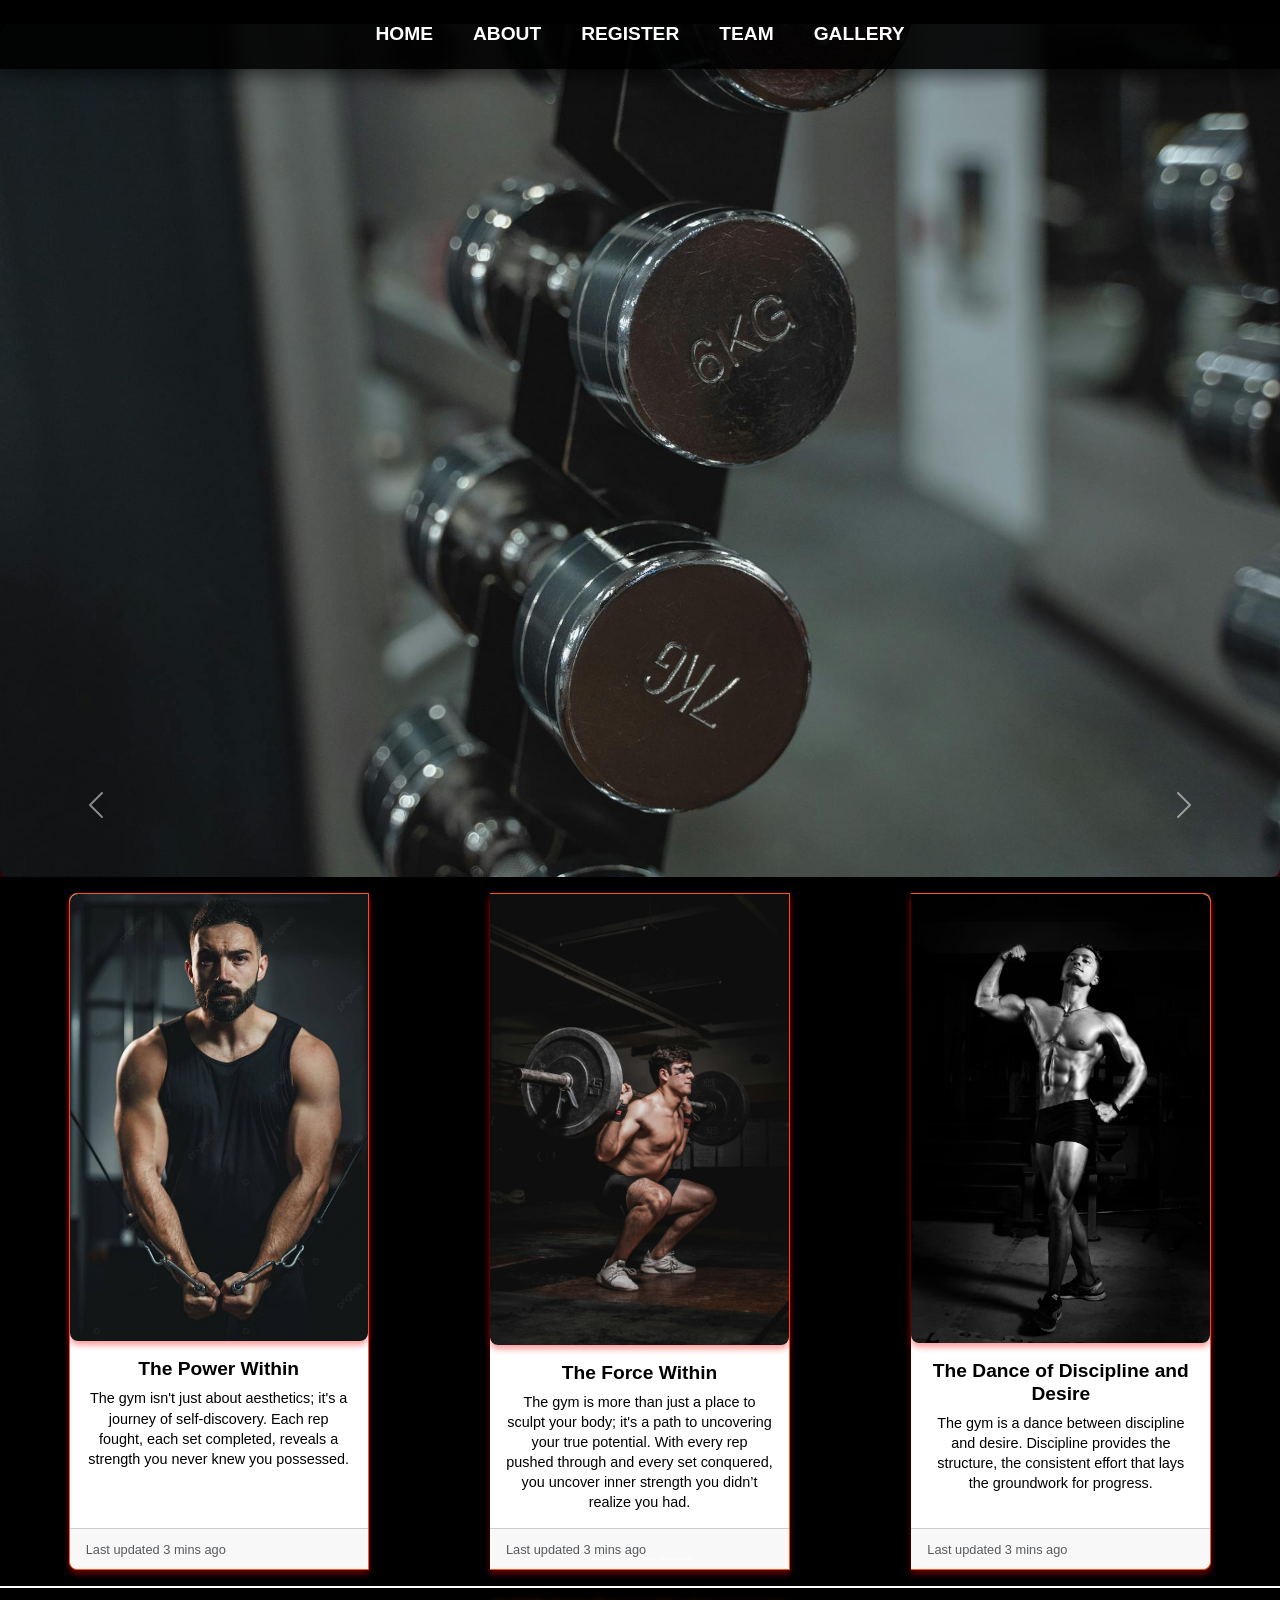
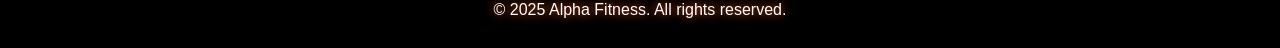
<file: font.html>
<!doctype html>
<html lang="en">
<head>
  <meta charset="utf-8">
  <meta name="viewport" content="width=device-width, initial-scale=1">
  <title>Bootstrap Demo</title>
  <link href="https://cdn.jsdelivr.net/npm/bootstrap@5.3.3/dist/css/bootstrap.min.css" rel="stylesheet" integrity="sha384-QWTKZyjpPEjISv5WaRU9OFeRpok6YctnYmDr5pNlyT2bRjXh0JMhjY6hW+ALEwIH" crossorigin="anonymous">
  <link rel="stylesheet" href="styles.css">
  <style>
 
    @keyframes fadeIn {
      from {
        opacity: 0;
      }
      to {
        opacity: 1;
      }
    }

    @keyframes slideUp {
      from {
        transform: translateY(20px);
        opacity: 0;
      }
      to {
        transform: translateY(0);
        opacity: 1;
      }
    }


    .carousel-item img {
      animation: fadeIn 1.5s ease-in-out;
    }

    .card-group {
      animation: fadeIn 1.5s ease-in-out;
    }

    .card {
      animation: slideUp 1.2s ease-in-out;
    }

    footer {
      animation: fadeIn 1.5s ease-in-out;
    }
  </style>
</head>
<body>
<nav>
  <ul>
    <li><a href="home.html">Home</a></li>
    <li><a href="us.html">About</a></li>
    <li><a href="index3.html">Register</a></li>
    <li><a href="jr.html">Team</a></li>
    <li><a href="font.html">Gallery</a></li>
  </ul>
</nav>

<div id="carouselExampleCaptions" class="carousel slide mt-4">
  <div class="carousel-indicators">
    <button type="button" data-bs-target="#carouselExampleCaptions" data-bs-slide-to="0" class="active" aria-current="true" aria-label="Slide 1"></button>
    <button type="button" data-bs-target="#carouselExampleCaptions" data-bs-slide-to="1" aria-label="Slide 2"></button>
    <button type="button" data-bs-target="#carouselExampleCaptions" data-bs-slide-to="2" aria-label="Slide 3"></button>
  </div>
  <div class="carousel-inner">
    <div class="carousel-item active">
      <img src="background10.jpg" class="d-block w-100" alt="A gym environment with modern equipment">
      
    </div>
    <div class="carousel-item">
      <img src="background11.jpg" class="d-block w-100" alt="A cardio training area">
      
    </div>
    <div class="carousel-item">
      <img src="background12.jpg" class="d-block w-100" alt="Group workout session">
      
    </div>
  </div>
  <div class="card-group">
    <div class="card">
      <img src="background13.jpg" class="card-img-top" alt="...">
      <div class="card-body">
        <h5 class="card-title">The Power Within</h5>
        <p class="card-text">The gym isn't just about aesthetics; it's a journey of self-discovery. Each rep fought, each set completed, reveals a strength you never knew you possessed.</p>
      </div>
      <div class="card-footer">
        <small class="text-body-secondary">Last updated 3 mins ago</small>
      </div>
    </div>
    <div class="card">
      <img src="background15.jpg" class="card-img-top" alt="...">
      <div class="card-body">
        <h5 class="card-title">The Force Within</h5>
        <p class="card-text">The gym is more than just a place to sculpt your body; it's a path to uncovering your true potential. With every rep pushed through and every set conquered, you uncover inner strength you didn’t realize you had.</p>
      </div>
      <div class="card-footer">
        <small class="text-body-secondary">Last updated 3 mins ago</small>
      </div>
    </div>
    <div class="card">
      <img src="background14.jpg" class="card-img-top" alt="...">
      <div class="card-body">
        <h5 class="card-title">The Dance of Discipline and Desire</h5>
        <p class="card-text">The gym is a dance between discipline and desire. Discipline provides the structure, the consistent effort that lays the groundwork for progress.</p>
      </div>
      <div class="card-footer">
        <small class="text-body-secondary">Last updated 3 mins ago</small>
      </div>
    </div>
  </div>

  <button class="carousel-control-prev" type="button" data-bs-target="#carouselExampleCaptions" data-bs-slide="prev">
    <span class="carousel-control-prev-icon" aria-hidden="true"></span>
    <span class="visually-hidden">Previous</span>
  </button>
  <button class="carousel-control-next" type="button" data-bs-target="#carouselExampleCaptions" data-bs-slide="next">
    <span class="carousel-control-next-icon" aria-hidden="true"></span>
    <span class="visually-hidden">Next</span>
  </button>
</div>

<footer>
  <p>&copy; 2025 Alpha Fitness. All rights reserved.</p>
</footer>
<script src="https://cdn.jsdelivr.net/npm/bootstrap@5.3.3/dist/js/bootstrap.bundle.min.js" integrity="sha384-YvpcrYf0tY3lHB60NNkmXc5s9fDVZLESaAA55NDzOxhy9GkcIdslK1eN7N6jIeHz" crossorigin="anonymous"></script>
</body>
</html>
</file>
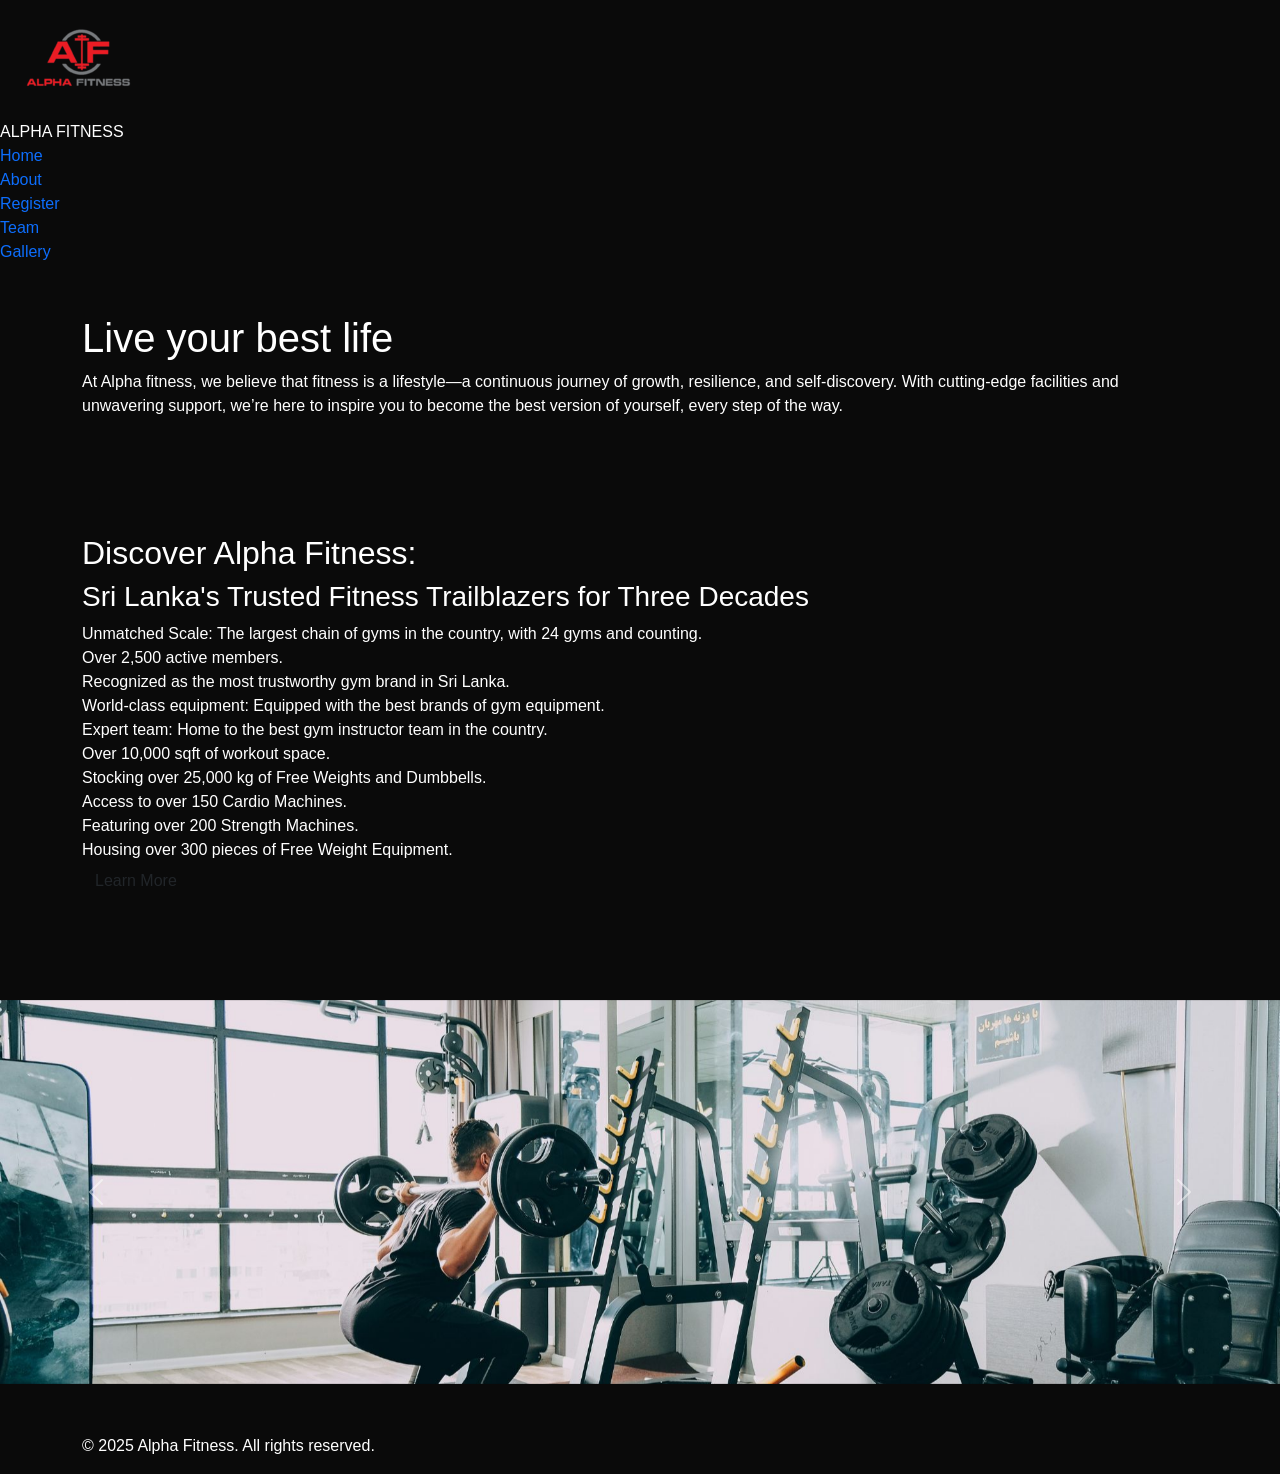
<file: home.html>
<!DOCTYPE html>
<html lang="en">
<head>
  <meta charset="UTF-8">
  <meta name="viewport" content="width=device-width, initial-scale=1.0">
  <title>Alpha Fitness</title>
  <link rel="stylesheet" href="https://cdn.jsdelivr.net/npm/bootstrap@5.3.2/dist/css/bootstrap.min.css"> 
  <link rel="stylesheet" href="style.css"> 
</head>
<body>

  <header>
    <div class="logo">
      <img src="logo.png" alt="Power World Gyms Logo">
    </div>
    <div class="brand-name">ALPHA FITNESS</div>
    <nav>
      <ul>
        <li><a href="home.html">Home</a></li>
        <li><a href="us.html">About</a></li>
        <li><a href="index3.html">Register</a></li>
        <li><a href="jr.html">Team</a></li>
        <li><a href="font.html">Gallery</a></li>
      </ul>
    </nav>
  </header>

  <script type="text/javascript">
    window.addEventListener("scroll", function(){
      var header = document.querySelector("header");
      header.classList.toggle("sticky", window.scrollY % 0); 
    })
  </script>

  <section class="hero">
    <div class="container">
      <h1>Live your best life</h1>
      <p>At Alpha fitness, we believe that fitness is a lifestyle—a continuous journey of growth, resilience, and self-discovery. With cutting-edge facilities and unwavering support, we’re here to inspire you to become the best version of yourself, every step of the way.</p>
    </div>
  </section>

  <section class="about">
    <div class="container">
      <h2>Discover Alpha Fitness:</h2>
      <h3>Sri Lanka's Trusted Fitness Trailblazers for Three Decades</h3>
      <ul>
        <li>Unmatched Scale: The largest chain of gyms in the country, with 24 gyms and counting.</li>
        <li>Over 2,500 active members.</li>
        <li>Recognized as the most trustworthy gym brand in Sri Lanka.</li>
        <li>World-class equipment: Equipped with the best brands of gym equipment.</li>
        <li>Expert team: Home to the best gym instructor team in the country.</li>
        <li>Over 10,000 sqft of workout space.</li>
        <li>Stocking over 25,000 kg of Free Weights and Dumbbells.</li>
        <li>Access to over 150 Cardio Machines.</li>
        <li>Featuring over 200 Strength Machines.</li>
        <li>Housing over 300 pieces of Free Weight Equipment.</li>
      </ul>
      <a href="#" class="btn">Learn More</a>
    </div>
  </section>

  <section class="gym-interior">
    <div id="carouselExample" class="carousel slide">
      <div class="carousel-inner">
        <div class="carousel-item active">
          <img src="gym-interior1.jpg" class="d-block w-100" alt="Gym Interior 1">
        </div>
        <div class="carousel-item">
          <img src="gym-interior2.jpg" class="d-block w-100" alt="Gym Interior 2">
        </div>
        <div class="carousel-item">
          <img src="gym-interior3.jpg" class="d-block w-100" alt="Gym Interior 3">
        </div>
      </div>
      <button class="carousel-control-prev" type="button" data-bs-target="#carouselExample" data-bs-slide="prev">
        <span class="carousel-control-prev-icon" aria-hidden="true"></span>
        <span class="visually-hidden">Previous</span>
      </button>
      <button class="carousel-control-next" type="button" data-bs-target="#carouselExample" data-bs-slide="next">
        <span class="carousel-control-next-icon" aria-hidden="true"></span>
        <span class="visually-hidden">Next</span>
      </button>
    </div>
  </section>

  <footer>
    <div class="container">
      <p>&copy; 2025 Alpha Fitness. All rights reserved.</p>
    </div>
  </footer>

  <script src="https://cdn.jsdelivr.net/npm/bootstrap@5.3.2/dist/js/bootstrap.bundle.min.js"></script>

</body>
</html>
</file>
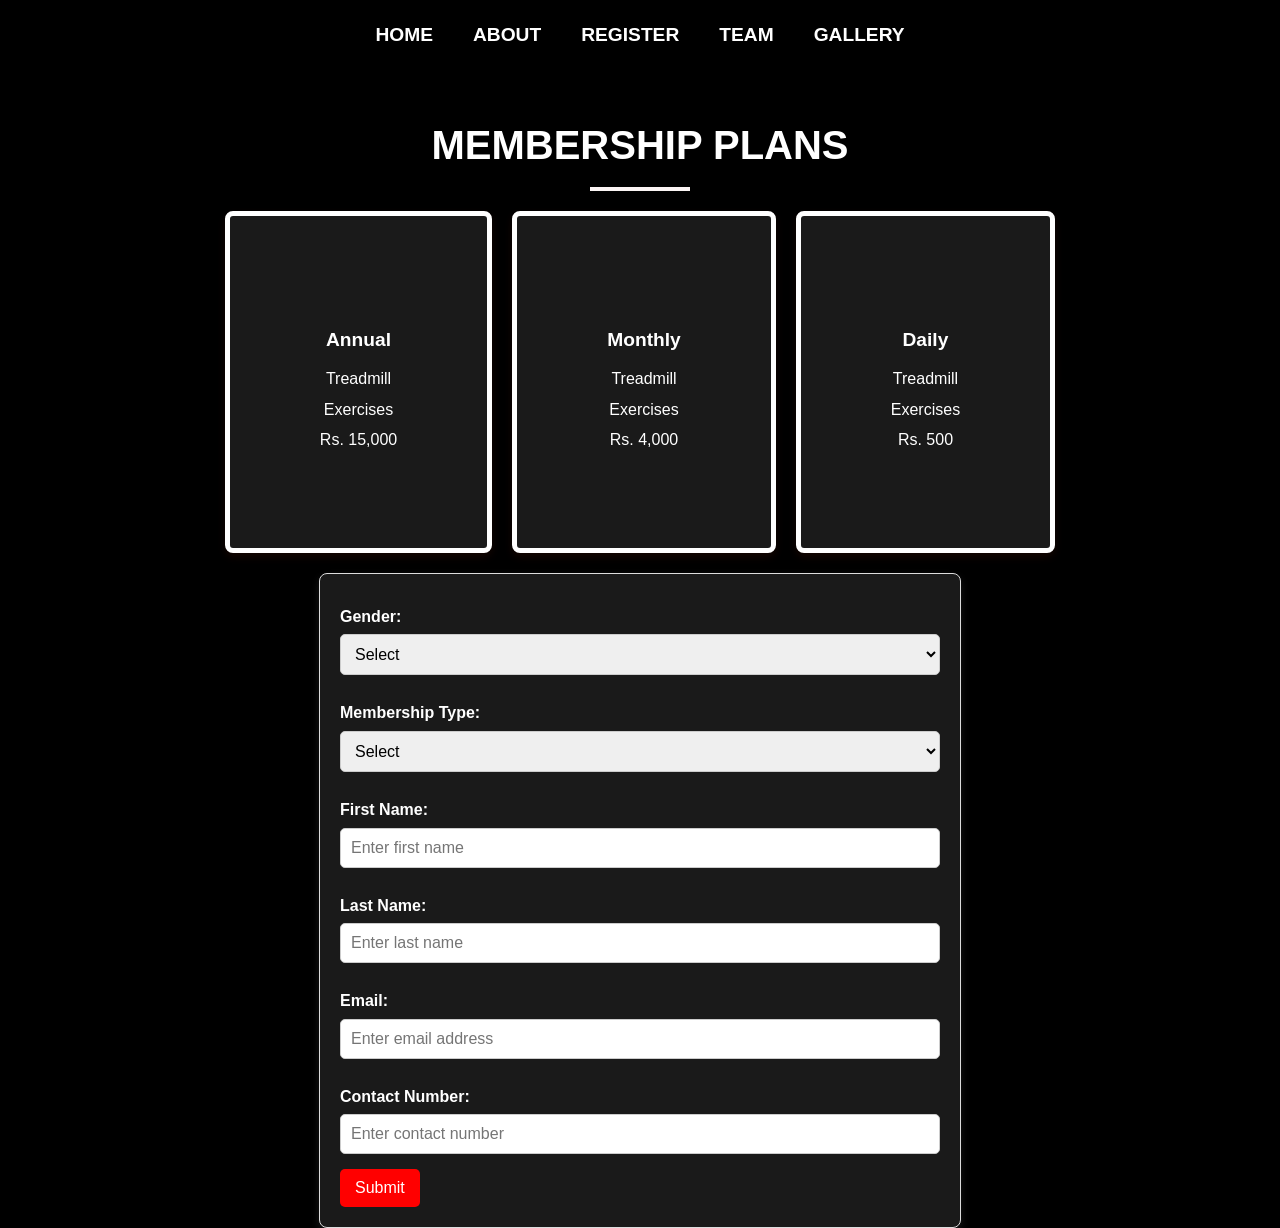
<file: index3.html>
<!DOCTYPE html>
<html lang="en">
<head>
    <meta charset="UTF-8">
    <meta name="viewport" content="width=device-width, initial-scale=1.0">
    <title>Membership Registration</title>
    <link rel="stylesheet" href="gym45.css">
</head>
<body>
    
    <nav>
        <ul>
            <li><a href="home.html">Home</a></li>
            <li><a href="us.html">About</a></li>
            <li><a href="index3.html">Register</a></li>
            <li><a href="jr.html">Team</a></li>
            <li><a href="font.html">Gallery</a></li>
        </ul>
    </nav>

    <div class="content">
        <h2>Membership Plans</h2>
        <div class="membership-options">
            <div class="membership-card">
                <h3>Annual</h3>
                <p>Treadmill</p>
                <p>Exercises</p>
                <p>Rs. 15,000</p>
            </div>
            <div class="membership-card">
                <h3>Monthly</h3>
                <p>Treadmill</p>
                <p>Exercises</p>
                <p>Rs. 4,000</p>
            </div>
            <div class="membership-card">
                <h3>Daily</h3>
                <p>Treadmill</p>
                <p>Exercises</p>
                <p>Rs. 500</p>
            </div>
        </div>

        <form action="submit_form.php" method="POST">
            <label for="gender">Gender:</label>
            <select id="gender" name="gender" required>
                <option value="">Select</option>
                <option value="male">Male</option>
                <option value="female">Female</option>
                <option value="other">Other</option>
            </select>

            <label for="member">Membership Type:</label>
            <select id="member" name="member" required>
                <option value="">Select</option>
                <option value="annual">Annual</option>
                <option value="monthly">Monthly</option>
                <option value="daily">Daily</option>
            </select>

            <label for="fname">First Name:</label>
            <input type="text" id="fname" name="fname" placeholder="Enter first name" required pattern="[a-zA-Z]+" title="Only letters are allowed.">

            <label for="lname">Last Name:</label>
            <input type="text" id="lname" name="lname" placeholder="Enter last name" required pattern="[a-zA-Z]+" title="Only letters are allowed.">

            <label for="email">Email:</label>
            <input type="email" id="email" name="email" placeholder="Enter email address" required>

            <label for="contact">Contact Number:</label>
            <input type="tel" id="contact" name="contact" placeholder="Enter contact number" required pattern="[0-9]{10}" title="Contact number must be 10 digits.">

            <button type="submit">Submit</button>
        </form>
    </div>
</body>
</html>
</file>
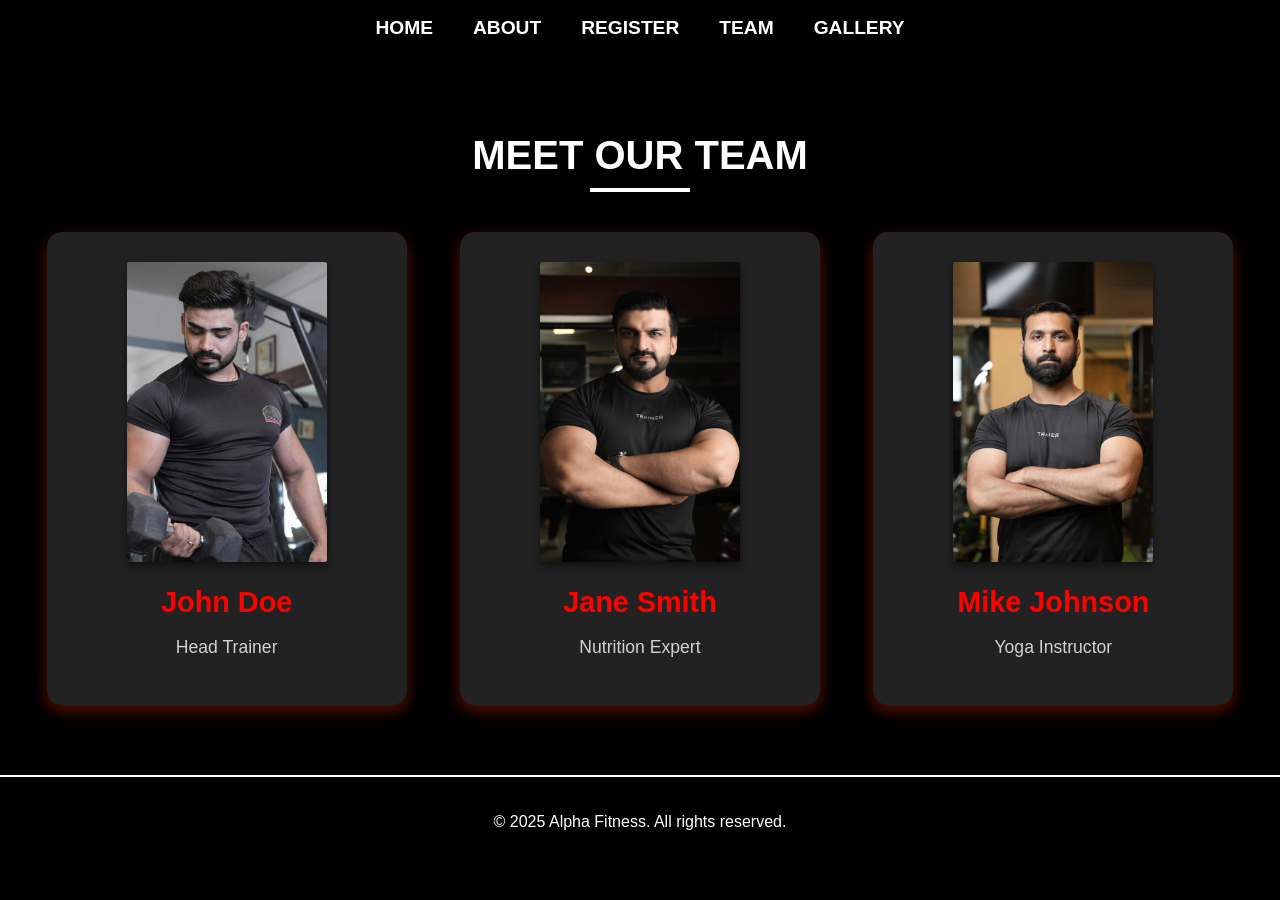
<file: jr.html>
<!DOCTYPE html>
<html lang="en">

<head>
    <meta charset="UTF-8">
    <meta name="viewport" content="width=device-width, initial-scale=1.0">
    <title>Alpha Fitness - About Us</title>
    <style>
        body {
            font-family: 'Montserrat', sans-serif;
            margin: 0;
            padding: 0;
            background-color: #000;
            color: #fff;
            overflow-x: hidden;
        }

        header {
            position: fixed;
            width: 100%;
            top: -5px;
            left: 0;
            background-color: #000;
            z-index: 1000;
            animation: slideDown 1s ease-out;
            padding: 10px 0; /* Reduced padding */
            display: flex;
            justify-content: space-between;
            align-items: center;
            /* Removed border-bottom */
        }

        nav {
            background: rgba(0, 0, 0, 0.9);
            padding: 15px 0;
            text-align: center;
            position: fixed;
            width: 100%;
            top: 0;
            left: 0;
            box-shadow: 0 4px 20px rgba(0, 0, 0, 0.7);
            z-index: 1000;
            /* Added margin-top */
            margin-top: 2px; 
        }

        nav ul {
            list-style: none;
            margin: 0;
            padding: 0;
            display: flex;
            justify-content: center;
            gap: 40px;
        }

        nav ul li {
            display: inline;
        }

        nav ul li a {
            text-decoration: none;
            color: #fff;
            font-size: 1.2em;
            font-weight: 600;
            text-transform: uppercase;
            transition: all 0.4s ease-in-out;
        }

        nav ul li a:hover {
            color: #000;
            background: #fff;
            border-radius: 5px;
            transform: scale(1.1);
            padding: 5px 10px;
        }

        .team-section {
            padding: 100px 20px 50px;
            text-align: center;
        }

        .team-section h2 {
            color: #ffffff;
            font-size: 2.5em;
            font-weight: bold;
            text-transform: uppercase;
            margin-bottom: 20px;
            position: relative;
        }

        .team-section h2::after {
            content: '';
            display: block;
            width: 100px;
            height: 4px;
            background: #ffffff;
            margin: 10px auto;
        }

        .team-container {
            display: grid;
            grid-template-columns: repeat(auto-fit, minmax(280px, 1fr));
            gap: 40px;
            justify-items: center;
            padding: 20px;
        }

        .team-member {
            width: 100%;
            max-width: 300px;
            background: #222;
            padding: 30px;
            border-radius: 15px;
            box-shadow: 0 6px 15px rgb(88, 17, 1);
            transition: transform 0.3s ease-in-out, box-shadow 0.3s ease-in-out;
            text-align: center;
        }

        .team-member:hover {
            transform: translateY(-10px);
            box-shadow: 0 8px 18px rgb(213, 1, 1);
        }

        .team-member img {
            width: 200px;
            height: 300px;
            object-fit: cover;
            border-radius: 1%;
            box-shadow: 0 4px 8px rgba(0, 0, 0, 0.5);

        }

        .team-member h3 {
            margin: 20px 0 10px;
            font-size: 1.8rem;
            color: #ff0000;
            font-weight: bold;
        }

        .team-member p {
            font-size: 1.1rem;
            color: #d1d1d1;
        }

        footer {
            background: #000;
            color: #fff;
            text-align: center;
            padding: 20px 0;
            font-size: 1rem;
            border-top: 2px solid #fff;
        }

        footer a {
            color: #fff;
            text-decoration: none;
            font-weight: bold;
            text-transform: uppercase;
        }

        footer a:hover {
            color: #b3b3b3;
        }

        @keyframes fadeInUp {
            from {
                opacity: 0;
                transform: translateY(20px);
            }
            to {
                opacity: 1;
                transform: translateY(0);
            }
        }

        @keyframes slideDown {
            from {
                transform: translateY(-100%);
                opacity: 0;
            }
            to {
                transform: translateY(0);
                opacity: 1;
            }
        }

        @media (max-width: 768px) {
            nav ul {
                flex-direction: column;
                gap: 20px;
            }
        }
    </style>
</head>

<body>
    <header>
        <nav>
            <ul>
                <li><a href="home.html">Home</a></li>
                <li><a href="us.html">About</a></li>
                <li><a href="index3.html">Register</a></li>
                <li><a href="jr.html">Team</a></li>
                <li><a href="font.html">Gallery</a></li>
            </ul>
        </nav>
    </header>

    <main>
        <section class="team-section">
            <h2>Meet Our Team</h2>
            <div class="team-container">
                <div class="team-member">
                    <img src="bla1.jpg" alt="Trainer 1">
                    <h3>John Doe</h3>
                    <p>Head Trainer</p>
                </div>
                <div class="team-member">
                    <img src="bla2.jpg" alt="Trainer 2">
                    <h3>Jane Smith</h3>
                    <p>Nutrition Expert</p>
                </div>
                <div class="team-member">
                    <img src="bla3.jpg" alt="Trainer 3">
                    <h3>Mike Johnson</h3>
                    <p>Yoga Instructor</p>
                </div>
            </div>
        </section>
    </main>

    <footer>
        <p>&copy; 2025 Alpha Fitness. All rights reserved.</p>
    </footer>
</body>

</html>
</file>
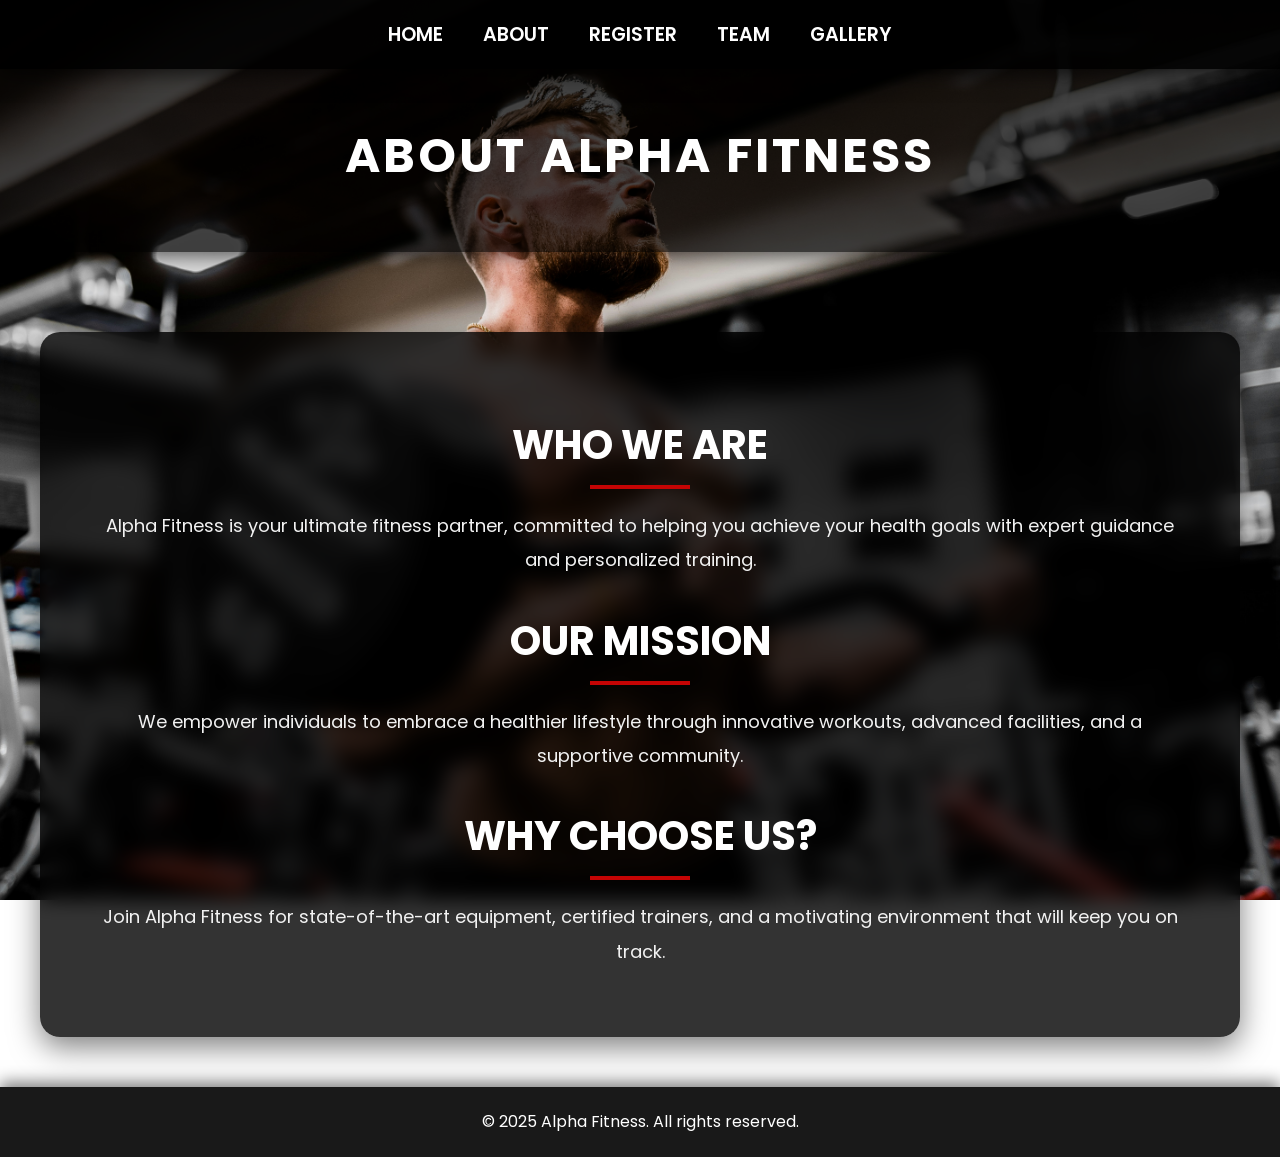
<file: us.html>
<!DOCTYPE html>
<html lang="en">
<head>
    <meta charset="UTF-8">
    <meta name="viewport" content="width=device-width, initial-scale=1.0">
    <title>About Us - Alpha Gym</title>
    <link href="https://fonts.googleapis.com/css2?family=Poppins:wght@300;400;600&display=swap" rel="stylesheet">
    <style>
        
        body {
            font-family: 'Poppins', sans-serif;
            margin: 0;
            padding: 0;
            background: url('back.jpg') no-repeat center center fixed;
            background-size: cover;
            color: #fff;
        }
        nav {
           background: rgba(0, 0, 0, 0.9);
           padding: 20px 0;
           text-align: center;
           position: fixed;
           width: 100%;
           top: 0;
           left: 0;
           box-shadow: 0 4px 20px rgba(0, 0, 0, 0.7);
           z-index: 1000;
        }

        nav ul {
              list-style: none;
              margin: 0;
              padding: 0;
              display: flex;
              justify-content: center;
              gap: 40px;
        }

        nav ul li {
                 display: inline;
        }

       nav ul li a {
                  text-decoration: none;
                  color: #fff;
                  font-size: 1.2em;
                  font-weight: 600;
                  text-transform: uppercase;
                  transition: all 0.4s ease-in-out;
        }

        nav ul li a:hover {
                         color: #000;
                         background: #fff; 
                         border-radius: 5px;
                         transform: scale(1.1); 
                         padding: 5px 10px;
        }


      
        header {
            background: rgba(0, 0, 0, 0.7);
            color: #ffffff;
            padding: 120px 30px 60px;
            text-align: center;
            font-size: 3em;
            font-weight: 700;
            text-transform: uppercase;
            letter-spacing: 3px;
            box-shadow: 0 5px 15px rgba(0, 0, 0, 0.5);
        }

       
        .container {
            max-width: 1100px;
            margin: 80px auto 50px;
            padding: 50px;
            background: rgba(0, 0, 0, 0.8);
            box-shadow: 0 10px 30px rgba(0, 0, 0, 0.5);
            border-radius: 20px;
            backdrop-filter: blur(10px);
            animation: fadeInUp 1s ease-in-out;
        }

        h2 {
            text-align: center;
            color: #ffffff;
            font-size: 2.5em;
            font-weight: bold;
            text-transform: uppercase;
            margin-bottom: 20px;
            position: relative;
        }

        h2::after {
            content: '';
            display: block;
            width: 100px;
            height: 4px;
            background: #c50404;
            margin: 10px auto;
        }

        p {
            line-height: 1.9;
            font-size: 18px;
            color: #f2f2f2;
            text-align: center;
        }

      
        footer {
            background: rgba(0, 0, 0, 0.9);
            margin: 0;
            padding: 20px 0;
            text-align: center;
            box-shadow: 0 -5px 15px rgba(0, 0, 0, 0.5);
        }

        footer p {
            color: #ffffff;
            font-size: 16px;
            margin: 0;
            font-weight: 400;
        }

        

        

      
        @keyframes fadeInUp {
            from {
                opacity: 0;
                transform: translateY(50px);
            }
            to {
                opacity: 1;
                transform: translateY(0);
            }
        }

      
        @media (max-width: 768px) {
            nav ul {
                flex-direction: column;
                gap: 20px;
            }

            header {
                font-size: 2em;
            }

            .container {
                padding: 30px;
            }

            h2 {
                font-size: 2em;
            }

            p {
                font-size: 16px;
            }
        }
    </style>
</head>
<body>

   
    <nav>
        <ul>
            <li><a href="home.html">Home</a></li>
            <li><a href="us.html">About</a></li>
            <li><a href="index3.html">Register</a></li>
            <li><a href="jr.html">Team</a></li>
            <li><a href="font.html">Gallery</a></li>
        </ul>
    </nav>

 
    <header>
        About Alpha Fitness
    </header>

    
    <div class="container">
        <h2>Who We Are</h2>
        <p>Alpha Fitness is your ultimate fitness partner, committed to helping you achieve your health goals with expert guidance and personalized training.</p>

        <h2>Our Mission</h2>
        <p>We empower individuals to embrace a healthier lifestyle through innovative workouts, advanced facilities, and a supportive community.</p>

        <h2>Why Choose Us?</h2>
        <p>Join Alpha Fitness for state-of-the-art equipment, certified trainers, and a motivating environment that will keep you on track.</p>

        
    </div>


    <footer>
        <p>&copy; 2025 Alpha Fitness. All rights reserved.</p>
    </footer>

</body>
</html>
</file>
<file: styles.css>
body {
  font-family: 'Montserrat', sans-serif; 
  margin: 0;
  padding: 0;
  background-color: #000; 
  color: #fff; 
  overflow-x: hidden; 
}

.container {
  width: 85%;
  max-width: 1200px;
  margin: 0 auto;
  padding: 20px;
}


.main-header {
  background: #000; 
  color: #fff; 
  padding: 20px 0;
  position: fixed;
  top: 0;
  width: 100%;
  z-index: 1000;
  animation: slideDown 1s ease-out;
  display: flex;
  justify-content: space-between;
  align-items: center;
  box-shadow: 0 5px 10px rgba(255, 255, 255, 0.4); 
}


nav {
  background: rgba(0, 0, 0, 0.9);
  padding: 20px 0;
  text-align: center;
  position: fixed;
  width: 100%;
  top: 0;
  left: 0;
  box-shadow: 0 4px 20px rgba(0, 0, 0, 0.7);
  z-index: 1000;
}

nav ul {
  list-style: none;
  margin: 0;
  padding: 0;
  display: flex;
  justify-content: center;
  gap: 40px;
}

nav ul li {
  display: inline;
}

nav ul li a {
  text-decoration: none;
  color: #fff;
  font-size: 1.2em;
  font-weight: 600;
  text-transform: uppercase;
  transition: all 0.4s ease-in-out;
}

nav ul li a:hover {
  color: #000;
  background: #fff; 
  border-radius: 5px;
  transform: scale(1.1);
  padding: 5px 10px;
}


.btn {
  background-color: #ff5722;
  color: white;
  padding: 10px 20px;
  border: none;
  transition: transform 0.3s ease, background-color 0.3s ease;
}

.btn:hover {
  background-color: #e64a19;
  transform: scale(1.1);
}


.hero {
  background: linear-gradient(rgba(0, 0, 0, 0.5), rgba(0, 0, 0, 0.5)), url('hero-background.jpg') center/cover no-repeat;
  color: white;
  text-align: center;
  padding: 100px 20px;
  height: 100vh;
  display: flex;
  flex-direction: column;
  justify-content: center;
  align-items: center;
  position: relative;
  z-index: 1;
}

.hero h1 {
  font-size: 4em;
  font-weight: 900;
  text-transform: uppercase;
  letter-spacing: 5px;
  color: #ffffff;
  margin-bottom: 20px;
  text-shadow: 0 0 20px rgba(255, 255, 255, 0.8); 
}

.hero p {
  font-size: 1.5em;
  font-weight: 300;
  margin-bottom: 30px;
  color: #ffffff;
}


footer {
  background: #000; 
  color: #fff; 
  text-align: center;
  padding: 20px 0;
  border-top: 2px solid #fff; 
}

footer a {
  color: #fff; 
  text-decoration: none;
  font-weight: bold;
  text-transform: uppercase;
}

footer a:hover {
  color: #b3b3b3; 
}


.quick-menu ul {
  list-style: none;
  padding: 0;
  display: flex;
  justify-content: center;
  gap: 40px;
}

.quick-menu li {
  display: inline-block;
}

.quick-menu a {
  color: #ff5722; 
  text-decoration: none;
  font-weight: bold;
  transition: color 0.3s ease, transform 0.3s ease;
}

.quick-menu a:hover {
  color: #fff; 
  transform: scale(1.1);
}


.gallery-container {
  width: 100%;
  margin: 0 auto;
  overflow: hidden;
  border-bottom: 10px solid #ff5722; 
}

.gallery-slider {
  display: flex;
  transition: transform 0.25s ease;
  gap: 1rem; 
}

.slide {
  flex: 0 0 80%; 
  transition: transform 0.3s ease; 
}

.slide img {
  width: 100%;
  height: auto;
  border-radius: 8px; 
  box-shadow: 0 4px 6px rgba(255, 0, 0, 0.4); 
}


footer {
  background-color: #000; 
  color: #fff; 
  padding: 10px 0;
  text-shadow: 0 0 10px #ff5722; 
  font-size: 1em;
}

.card-group {
  display: flex;
  gap: 1rem;
  flex-wrap: wrap; 
  justify-content: space-around; 
  padding: 1rem;
}

.card {
  flex: 1 1 300px; 
  max-width: 300px; 
  border: 1px solid #ff5722; 
  border-radius: 8px;
  box-shadow: 0 4px 6px rgba(255, 0, 0, 0.4);
  transition: transform 0.3s ease, box-shadow 0.3s ease;
}

.card:hover {
  transform: translateY(-5px);
  box-shadow: 0 6px 10px rgba(255, 0, 0, 0.6); 
}

.card-img-top {
  border-top-left-radius: 8px;
  border-top-right-radius: 8px;
  object-fit: cover;
  height: 150px; 
}

.card-body {
  padding: 1rem;
  text-align: center; 
}

.card-title {
  font-size: 1.2rem;
  font-weight: bold;
  color: #000000; 
  text-shadow: 0 0 10px #fefefe; 
}

.card-text {
  font-size: 0.9rem;
  color: #000000; 
  line-height: 1.4;
}

.text-body-secondary {
  font-size: 0.8rem;
  color: #888;
}

@media (max-width: 768px) {
  .hero h1 {
      font-size: 3em;
  }

  .hero p {
      font-size: 1.2em;
  }

  nav ul {
      flex-direction: column;
  }

  nav li {
      margin-bottom: 15px;
  }

  nav a {
      font-size: 1em;
  }
}
</file>
<file: style.css>
html {
    scroll-behavior: smooth;
    scroll-padding-top: 100px; 
}


section {
    padding-top: 50px;
    padding-bottom: 50px;
}

:root {
    --primary-color: #D4F443;
    --dark-bg: #0a0a0a;    
    --text-main: #ffffff;
    --font-main: 'Poppins', sans-serif;
}

body {
    font-family: var(--font-main);
    background-color: var(--dark-bg);
    color: var(--text-main);
    margin: 0;
    overflow-x: hidden;
}

a { text-decoration: none; }
ul { list-style: none; padding: 0; margin: 0; }

.navbar {
    background-color: rgba(5, 5, 5, 0.85) !important; 
    backdrop-filter: blur(15px);
    -webkit-backdrop-filter: blur(15px);
    border-bottom: 1px solid rgba(255, 255, 255, 0.1);
    padding: 1rem 2rem;
    z-index: 1000;
    transition: padding 0.3s ease; 
}

.navbar-brand {
    font-weight: 800;
    font-size: 1.6rem;
    color: var(--text-main) !important;
    letter-spacing: 1px;
}
.navbar-brand i { color: var(--primary-color); }

.nav-link {
    color: #eeeeee !important;
    font-weight: 500;
    text-transform: uppercase;
    font-size: 0.85rem;
    letter-spacing: 1px;
    margin: 0 10px;
    transition: 0.3s;
    position: relative;
}

.nav-link:hover, .nav-link.active {
    color: var(--primary-color) !important;
}

.nav-link.active::after {
    content: '';
    position: absolute;
    width: 100%;
    height: 2px;
    bottom: -5px;
    left: 0;
    background-color: var(--primary-color);
    box-shadow: 0 0 10px var(--primary-color);
}

.btn-start {
    background-color: var(--primary-color);
    color: black;
    border-radius: 50px;
    padding: 10px 30px;
    font-weight: 700;
    font-size: 0.9rem;
    border: none;
    transition: 0.3s;
    text-transform: uppercase;
}
.btn-start:hover {
    background: white;
    transform: scale(1.05);
    color: black;
}

.hero-section {
    position: relative;
    height: 100vh;
    width: 100%;
    overflow: hidden;
    display: flex;
    justify-content: center;
    align-items: center;
    background: radial-gradient(circle at center, #1a1a1a 0%, #000000 70%); 
}

.hero-title {
    position: absolute;
    top: 30%; 
    left: 50%;
    transform: translate(-50%, -50%);
    font-size: 6vw;
    font-weight: 900;
    line-height: 1.1;
    text-align: center;
    z-index: 1;
    width: 100%;
    color: white;
    text-transform: uppercase;
}

.highlight {
    color: var(--primary-color);
}

.main-image {
    position: absolute;
    bottom: 0;
    left: 50%;
    transform: translateX(-50%);
    height: 85vh;
    z-index: 2;
    pointer-events: none;
    filter: drop-shadow(0 0 40px rgba(0,0,0,0.6)); 
}

.glass-card {
    position: absolute;
    background: rgba(10, 10, 10, 0.85); 
    backdrop-filter: blur(15px);
    -webkit-backdrop-filter: blur(15px);
    border: 1px solid rgba(255, 255, 255, 0.1);
    border-radius: 24px;
    padding: 25px 20px;
    text-align: center;
    width: 140px;
    z-index: 3;
    box-shadow: 0 20px 40px rgba(0,0,0,0.6);
    transition: transform 0.3s ease;
}

.glass-card:hover {
    transform: translateY(-10px);
    border-color: var(--primary-color);
}

.glass-card h3 { 
    font-size: 1.8rem; 
    margin: 5px 0 0 0; 
    color: white; 
    font-weight: 700; 
}
.glass-card span { 
    font-size: 0.75rem; 
    color: #aaa; 
    text-transform: uppercase; 
    letter-spacing: 1px;
}
.glass-card i { 
    font-size: 2rem; 
    color: var(--primary-color); 
    margin-bottom: 5px; 
    display: block; 
}

.c1 { top: 25%; left: 8%; }
.c2 { top: 25%; right: 8%; } 
.c3 { bottom: 20%; left: 12%; }
.c4 { bottom: 20%; right: 12%; }


.side-text {
    position: absolute;
    top: 50%;
    transform: translateY(-50%);
    writing-mode: vertical-rl;
    text-orientation: upright;
    font-size: 0.8rem;
    letter-spacing: 6px;
    color: #444;
    z-index: 2;
    font-weight: 600;
}
.prev { left: 40px; }
.next { right: 40px; }


.bottom-info {
    position: absolute;
    bottom: 40px;
    left: 60px;
    display: flex;
    align-items: center;
    gap: 15px;
    z-index: 4;
}
.bottom-cta {
    position: absolute;
    bottom: 40px;
    right: 60px;
    z-index: 4;
}

@media (max-width: 992px) {
    .hero-section { height: auto; display: block; padding-top: 100px; padding-bottom: 50px; background: #0a0a0a; }
    .hero-title { position: relative; transform: none; font-size: 3rem; top: auto; left: auto; margin-bottom: 2rem; }
    .main-image { position: relative; height: 50vh; transform: none; left: auto; margin: 0 auto; display: block; }
    .glass-card { position: relative; top: auto !important; left: auto !important; right: auto !important; bottom: auto !important; margin: 10px auto; display: inline-block; }
    .side-text { display: none; }
    .bottom-info, .bottom-cta { position: relative; bottom: auto; left: auto; right: auto; text-align: center; margin-top: 20px; display: block; }
}

.text-muted {
    color: #cccccc !important;
}


label {
    color: #ffffff !important; 
    font-weight: 500;
    margin-bottom: 8px;
    letter-spacing: 0.5px;
}

.glass-card ul li {
    color: #e0e0e0 !important; 
    font-size: 1rem;
    margin-bottom: 8px;
}


.form-control {
    color: #ffffff !important;
    background-color: rgba(255, 255, 255, 0.1) !important;
    border: 1px solid rgba(255, 255, 255, 0.2) !important;
}

.form-control:focus {
    background-color: rgba(255, 255, 255, 0.15) !important;
    border-color: var(--primary-color) !important;
    box-shadow: 0 0 10px rgba(212, 244, 67, 0.3);
}


::placeholder {
    color: #aaaaaa !important;
    opacity: 1;
}
</file>
<file: gym45.css>
body {
    font-family: 'Montserrat', sans-serif;
    line-height: 1.6;
    margin: 0;
    padding: 0;
    background-color: #000;
    color: #fff;
    overflow-x: hidden;
}


.content {
    padding-top: 80px;
}


nav {
    background: rgba(0, 0, 0, 0.9);
    padding: 20px 0;
    text-align: center;
    position: fixed;
    width: 100%;
    top: 0;
    left: 0;
    box-shadow: 0 4px 20px rgba(0, 0, 0, 0.7);
    z-index: 1000;
}
  
nav ul {
    list-style: none;
    margin: 0;
    padding: 0;
    display: flex;
    justify-content: center;
    gap: 40px;
}
  
nav ul li {
    display: inline;
}
  
nav ul li a {
    text-decoration: none;
    color: #fff;
    font-size: 1.2em;
    font-weight: 600;
    text-transform: uppercase;
    transition: all 0.4s ease-in-out;
}
  
nav ul li a:hover {
    color: #000;
    background: #fff;
    border-radius: 5px;
    transform: scale(1.1);
    padding: 5px 10px;
}


h2 {
    text-align: center;
    color: #ffffff;
    font-size: 2.5em;
    font-weight: bold;
    text-transform: uppercase;
    margin-bottom: 20px;
    position: relative;
}

h2::after {
    content: '';
    display: block;
    width: 100px;
    height: 4px;
    background: #fbf5f4;
    margin: 10px auto;
}

.membership-options {
    display: flex;
    justify-content: center;
    gap: 20px;
    margin: 20px;
    animation: fadeInUp 1.5s ease-in-out;
}

.membership-card {
    color: #fff;
    background-color: #1a1a1a;
    border: 5px solid #ffffff;
    border-radius: 8px;
    padding: 90px;
    text-align: center;
    box-shadow: 0 4px 8px rgba(49, 12, 0, 0.4);
    transition: transform 0.3s ease-in-out, box-shadow 0.3s ease-in-out;
}

.membership-card:hover {
    transform: scale(1.05);
}

.membership-card h3 {
    font-size: 1.2rem;
    margin-bottom: 10px;
}

.membership-card p {
    margin: 5px 0;
}


form {
    max-width: 600px;
    margin: 0 auto;
    padding: 20px;
    background: #1a1a1a;
    border: 1px solid #ddd;
    border-radius: 8px;
    box-shadow: 0 4px 8px rgba(255, 255, 255, 0.1);
    animation: fadeInUp 1.5s ease-in-out;
}

form label {
    display: block;
    font-weight: bold;
    margin: 10px 0 5px;
    color: #fff;
}

form input,
form select {
    width: 100%;
    padding: 10px;
    margin-bottom: 15px;
    border: 1px solid #ccc;
    border-radius: 5px;
    font-size: 1rem;
    color: #000;
    box-sizing: border-box;
}

form input:focus,
form select:focus {
    border-color: #ff5722;
    outline: none;
    box-shadow: 0 0 5px rgba(255, 87, 34, 0.5);
}

form button {
    background-color: #ff0000;
    color: #fff;
    border: none;
    padding: 10px 15px;
    font-size: 1rem;
    cursor: pointer;
    border-radius: 5px;
    transition: background-color 0.3s ease-in-out;
}

form button:hover {
    background-color: #e64a19;
}

@media (max-width: 768px) {
    nav ul {
        flex-direction: column;
        gap: 20px;
    }

    .membership-options {
        flex-direction: column;
        align-items: center;
    }

    .membership-card {
        width: 80%;
    }
}
</file>
